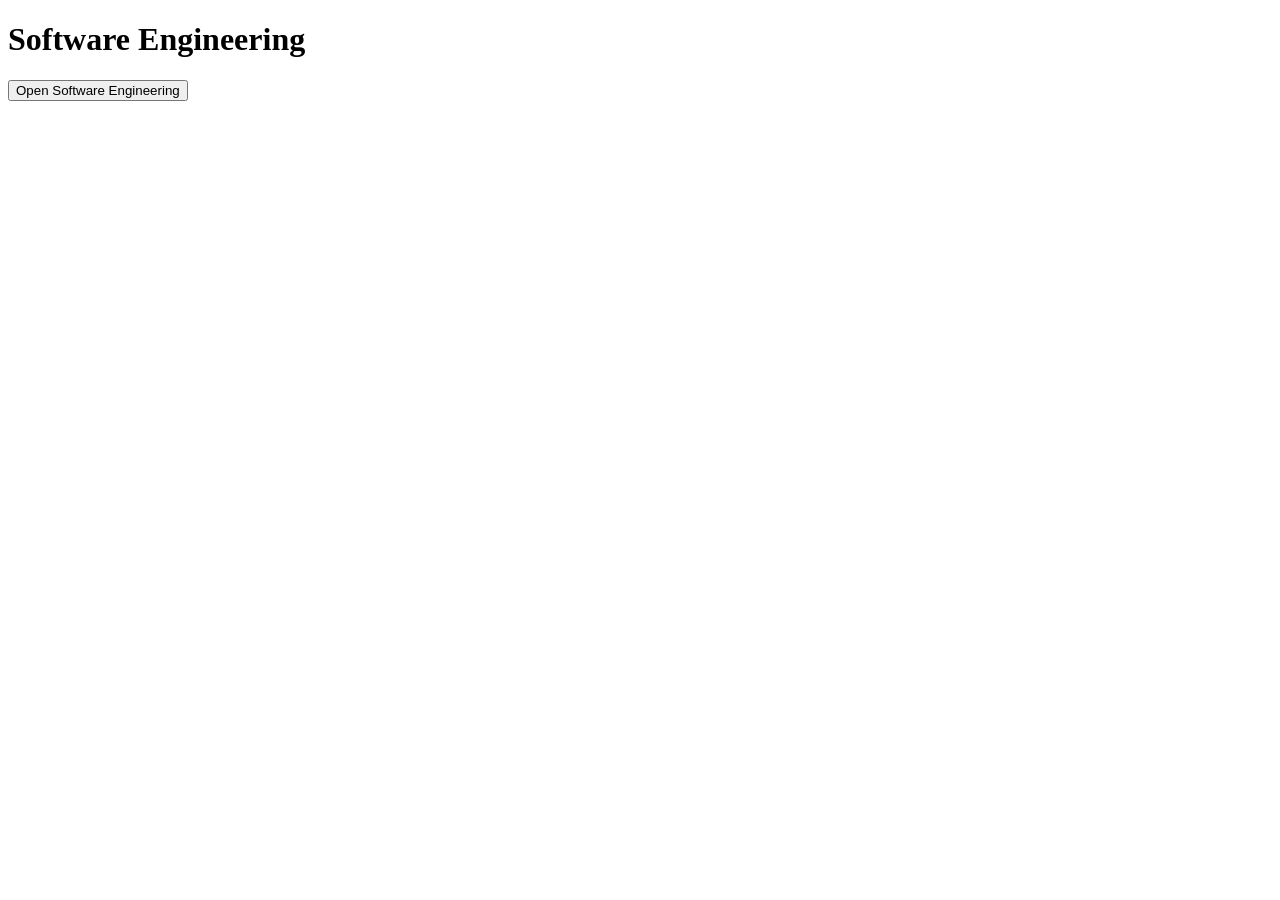
<file: index.html>
<!DOCTYPE html>
<html>
<head>
<title>SE Important Questions</title>
</head>
<body>

<h1>Software Engineering</h1>

<a href="software_eng.html">
<button>Open Software Engineering</button>
</a>

</body>
</html>
</file>
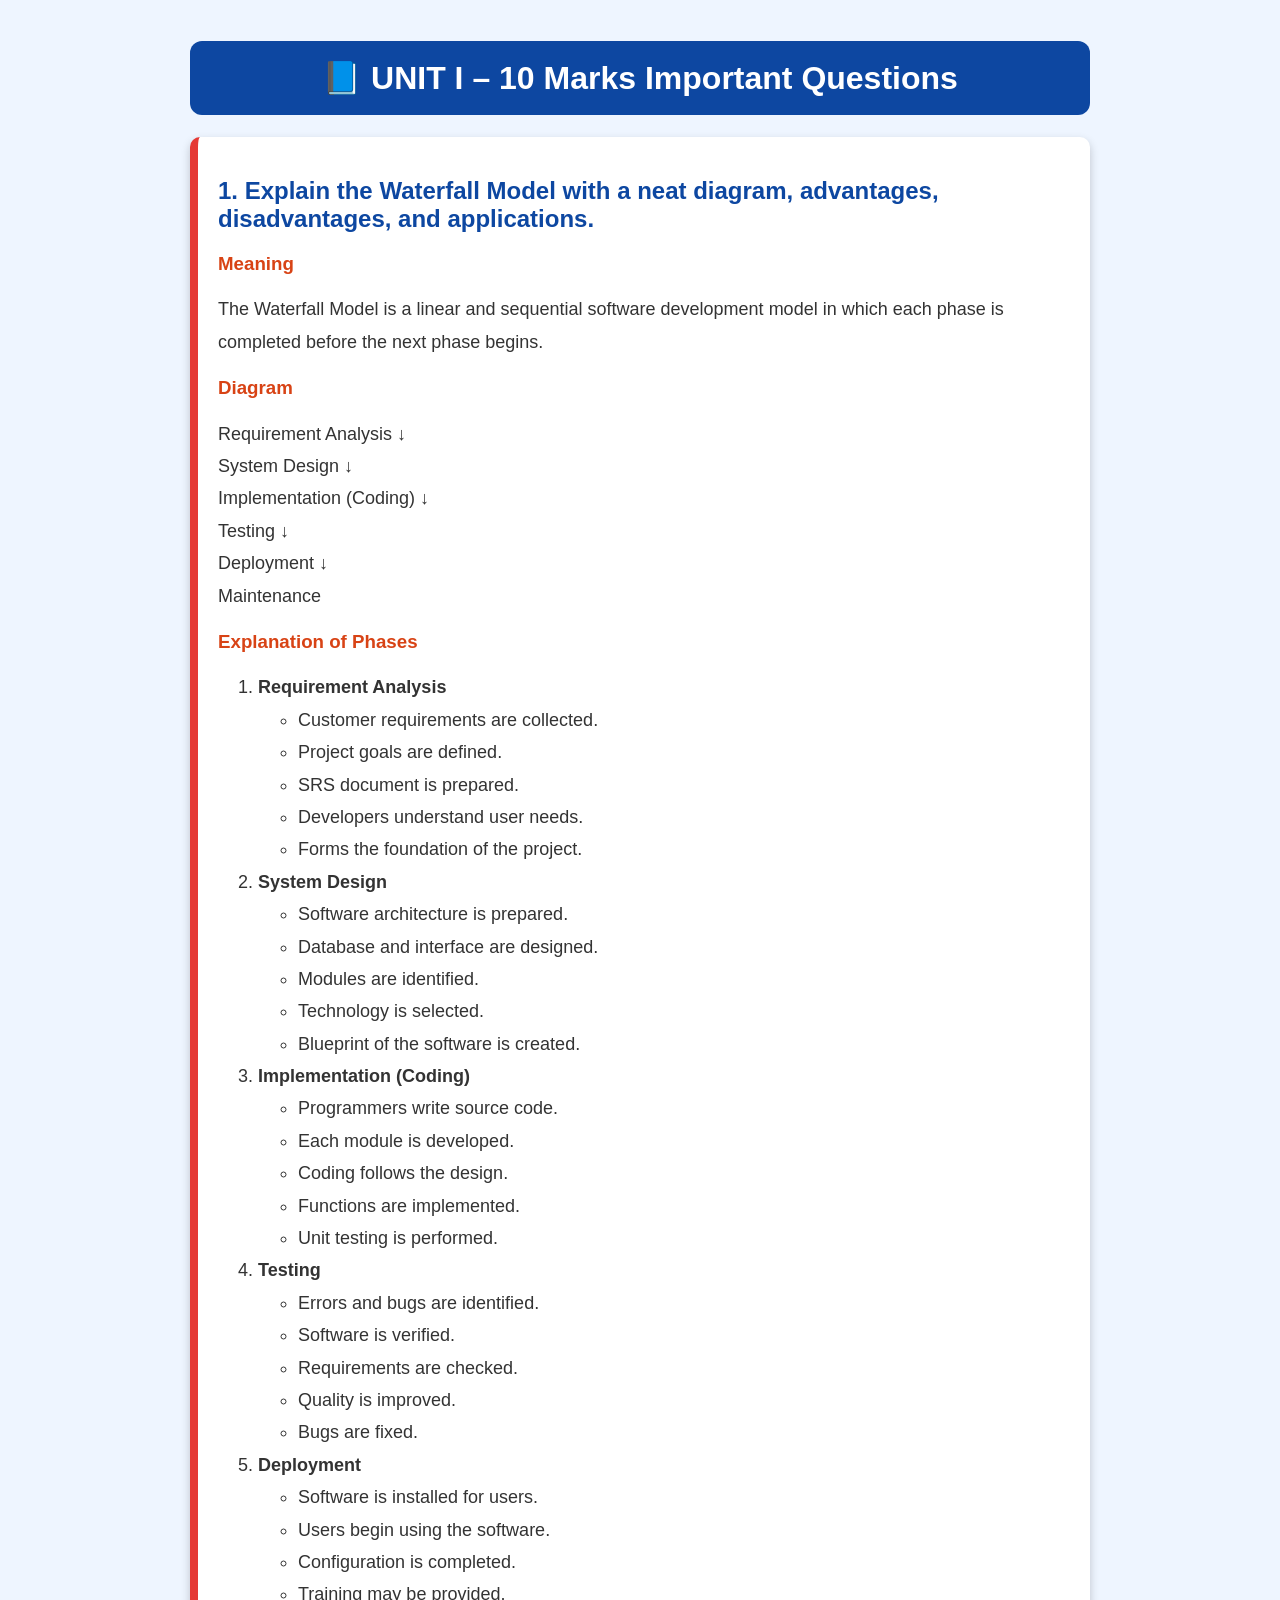
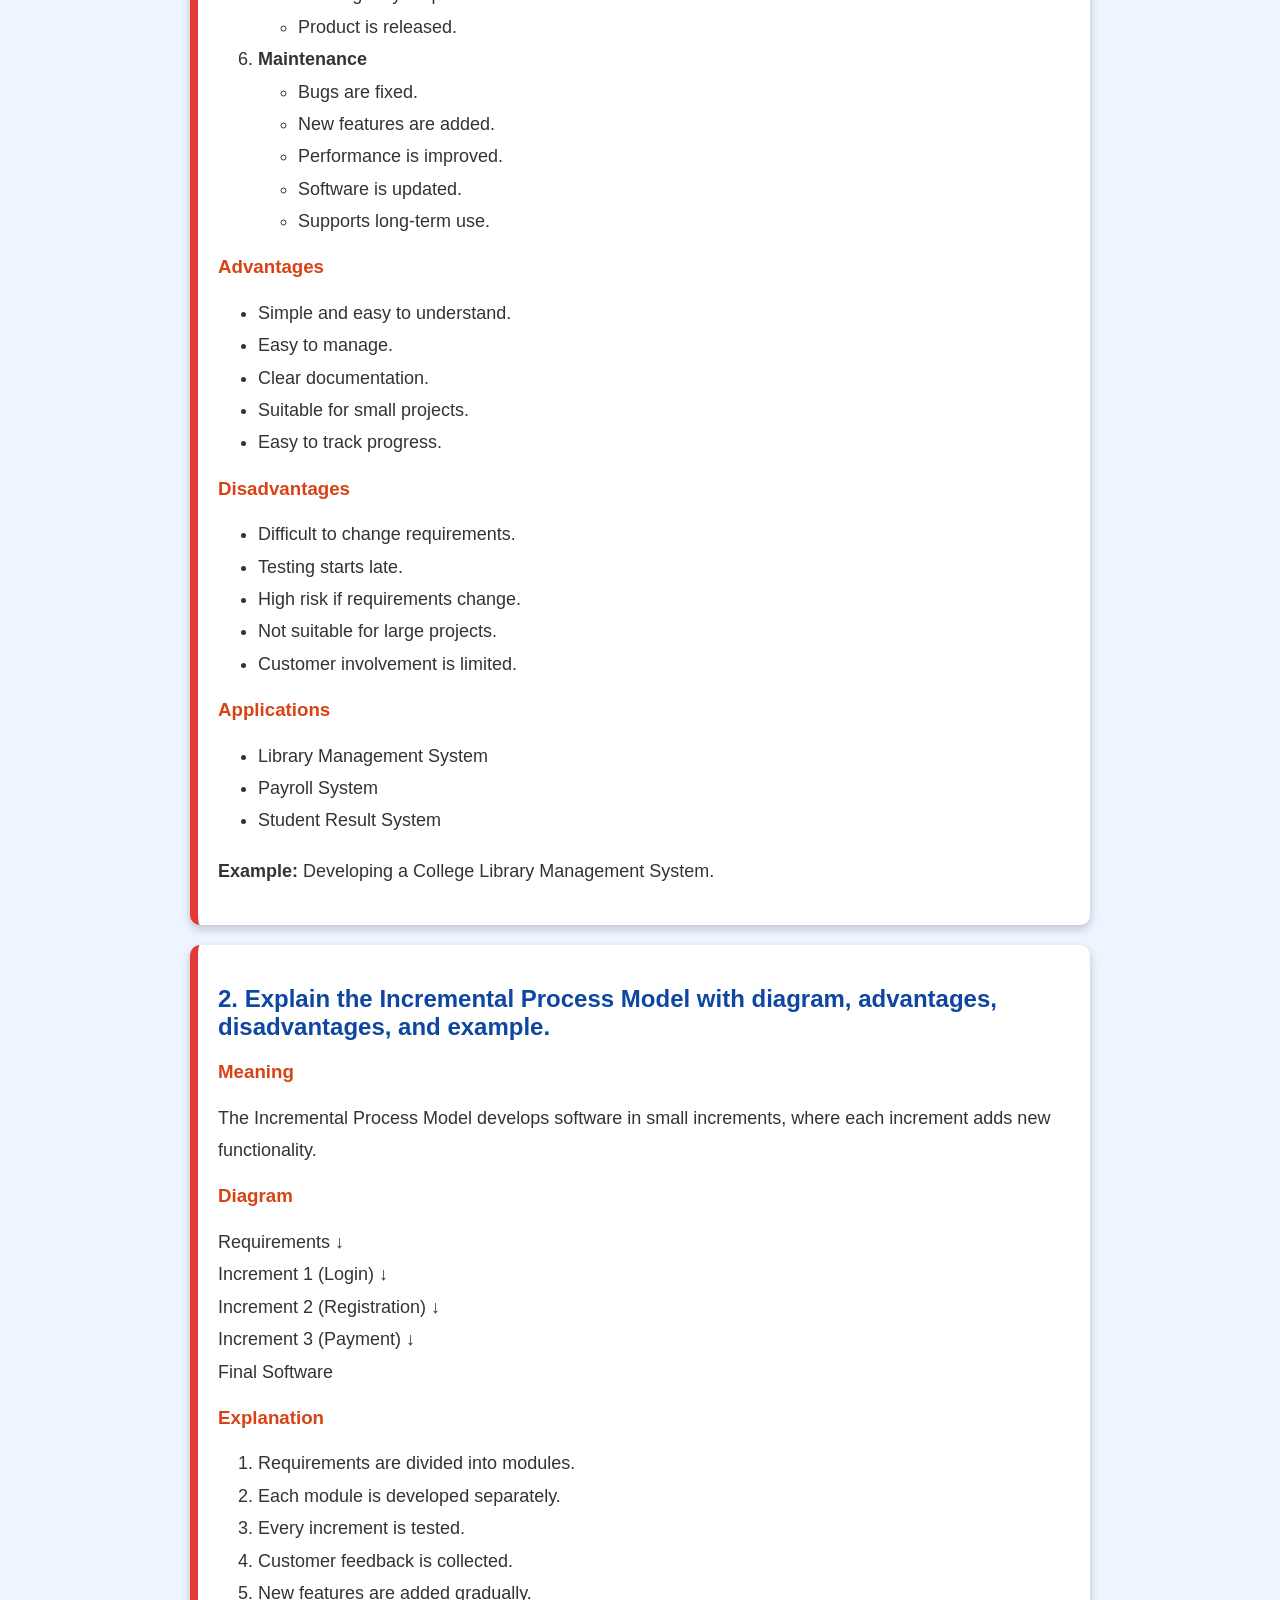
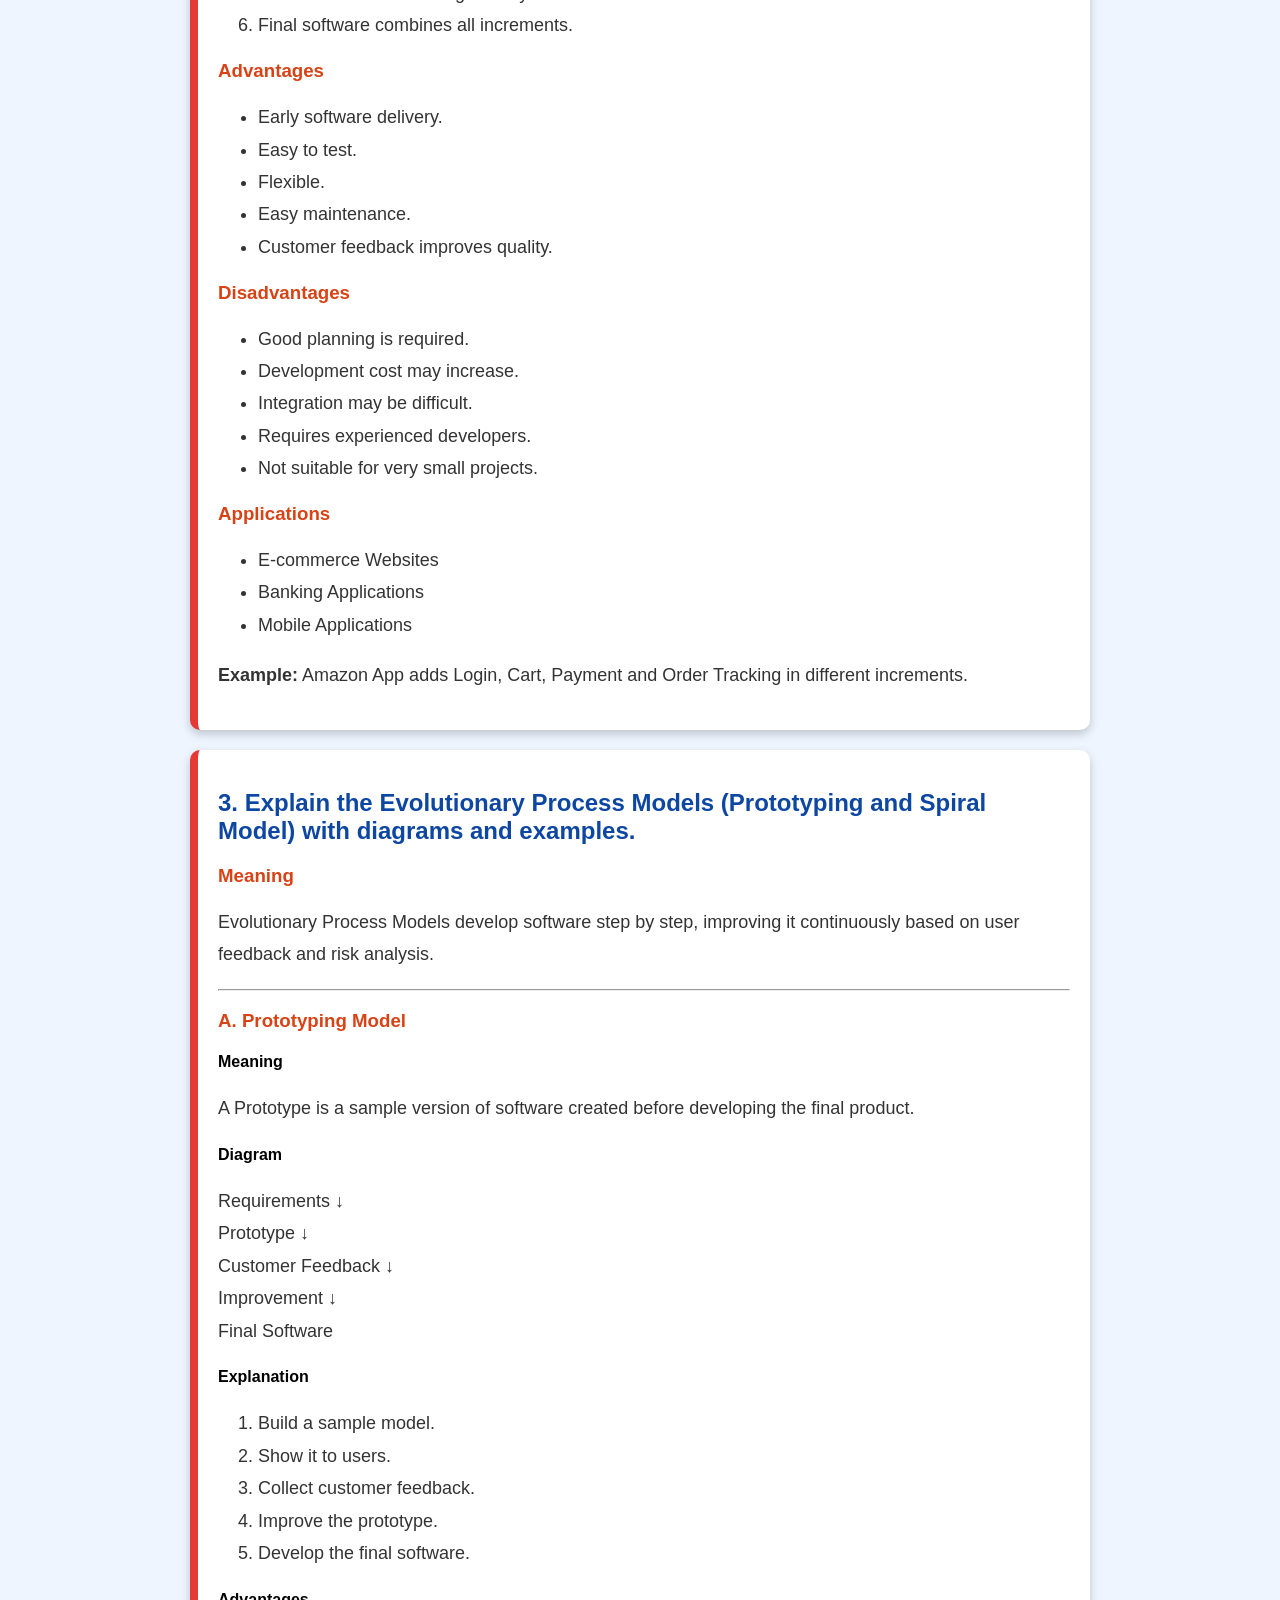
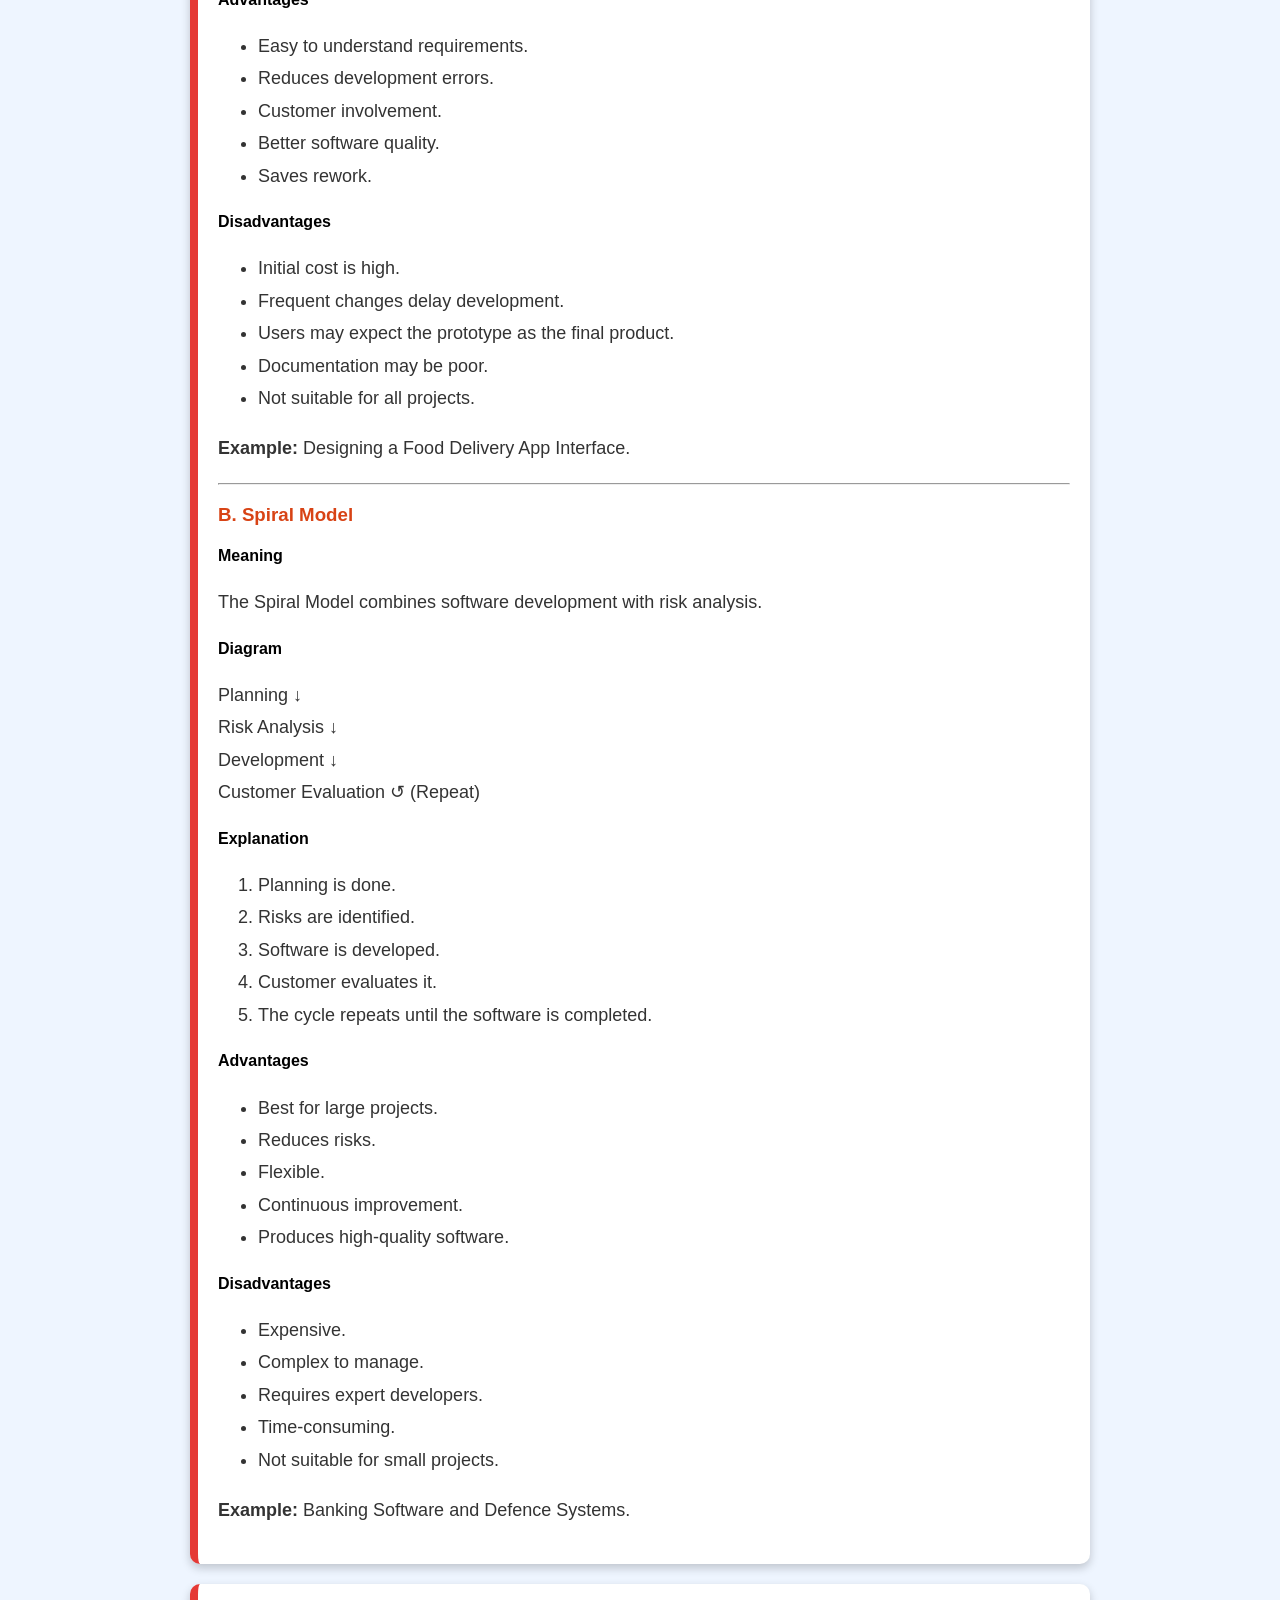
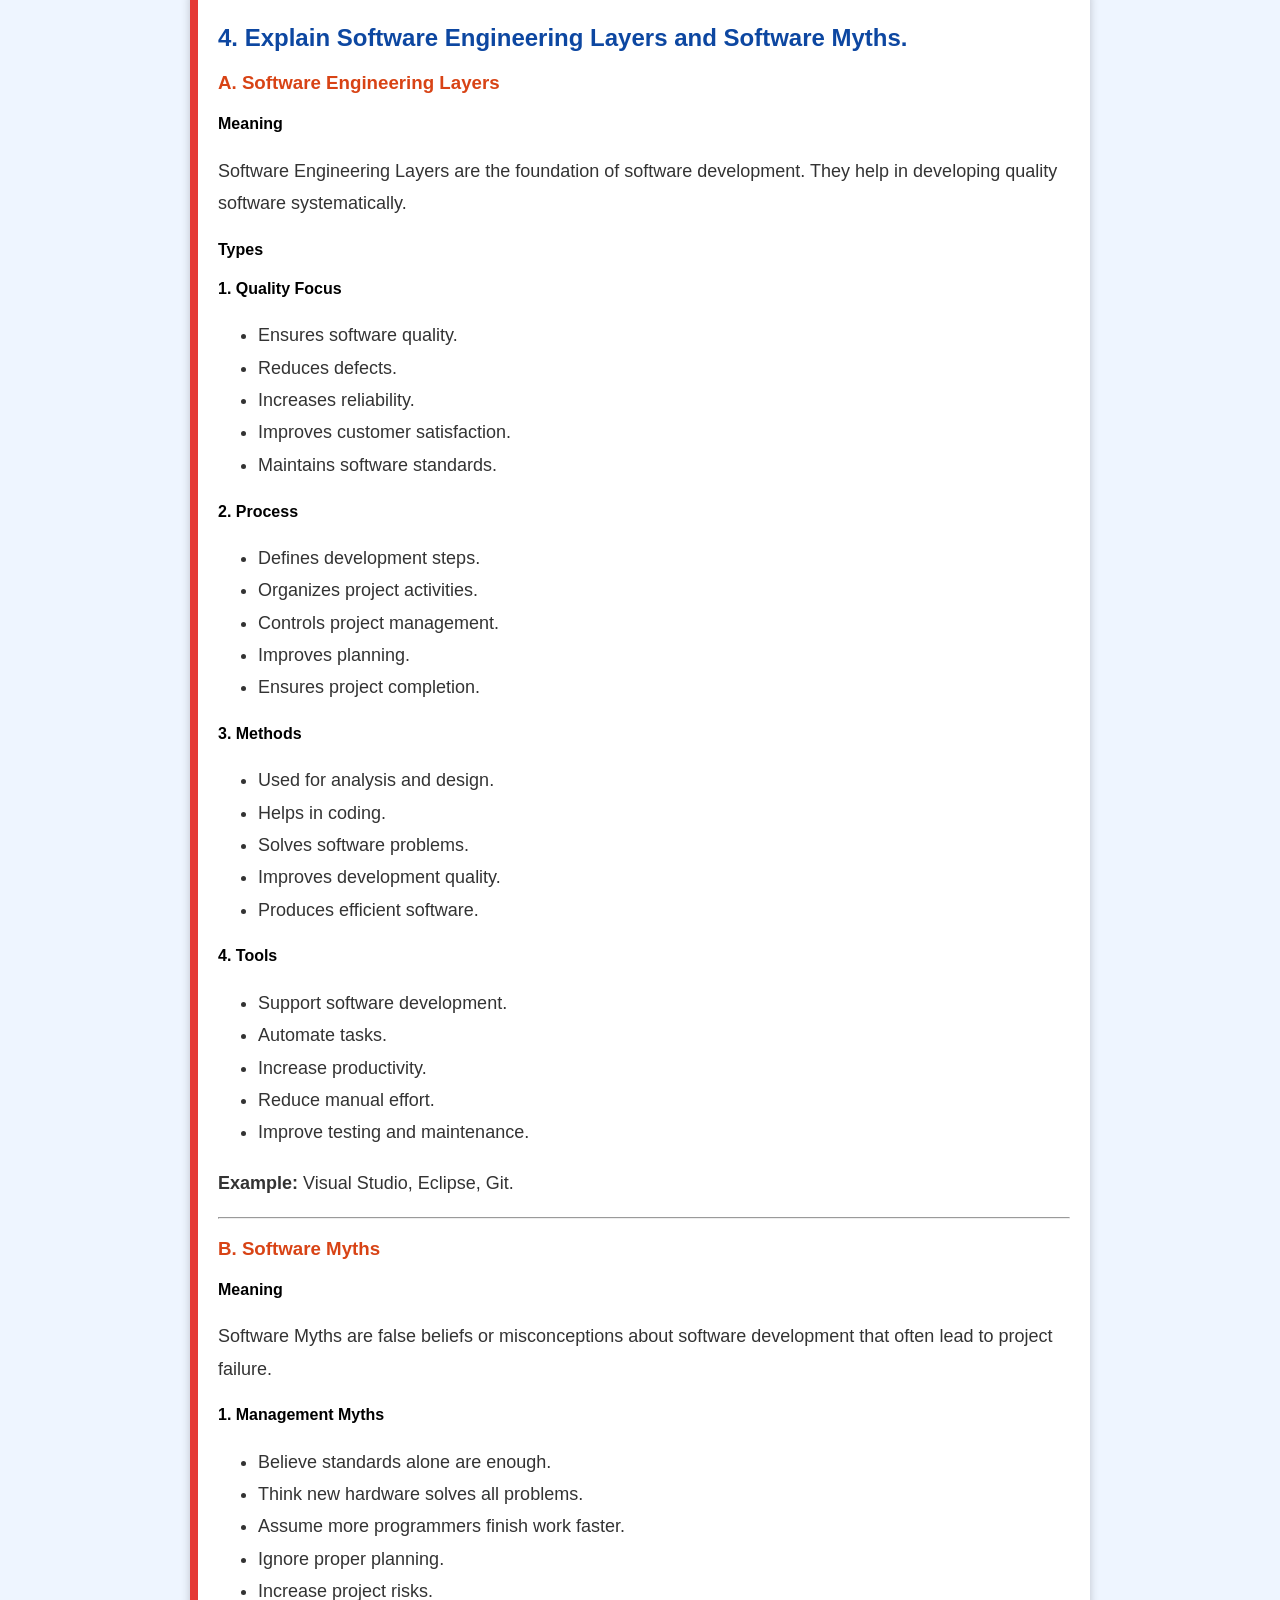
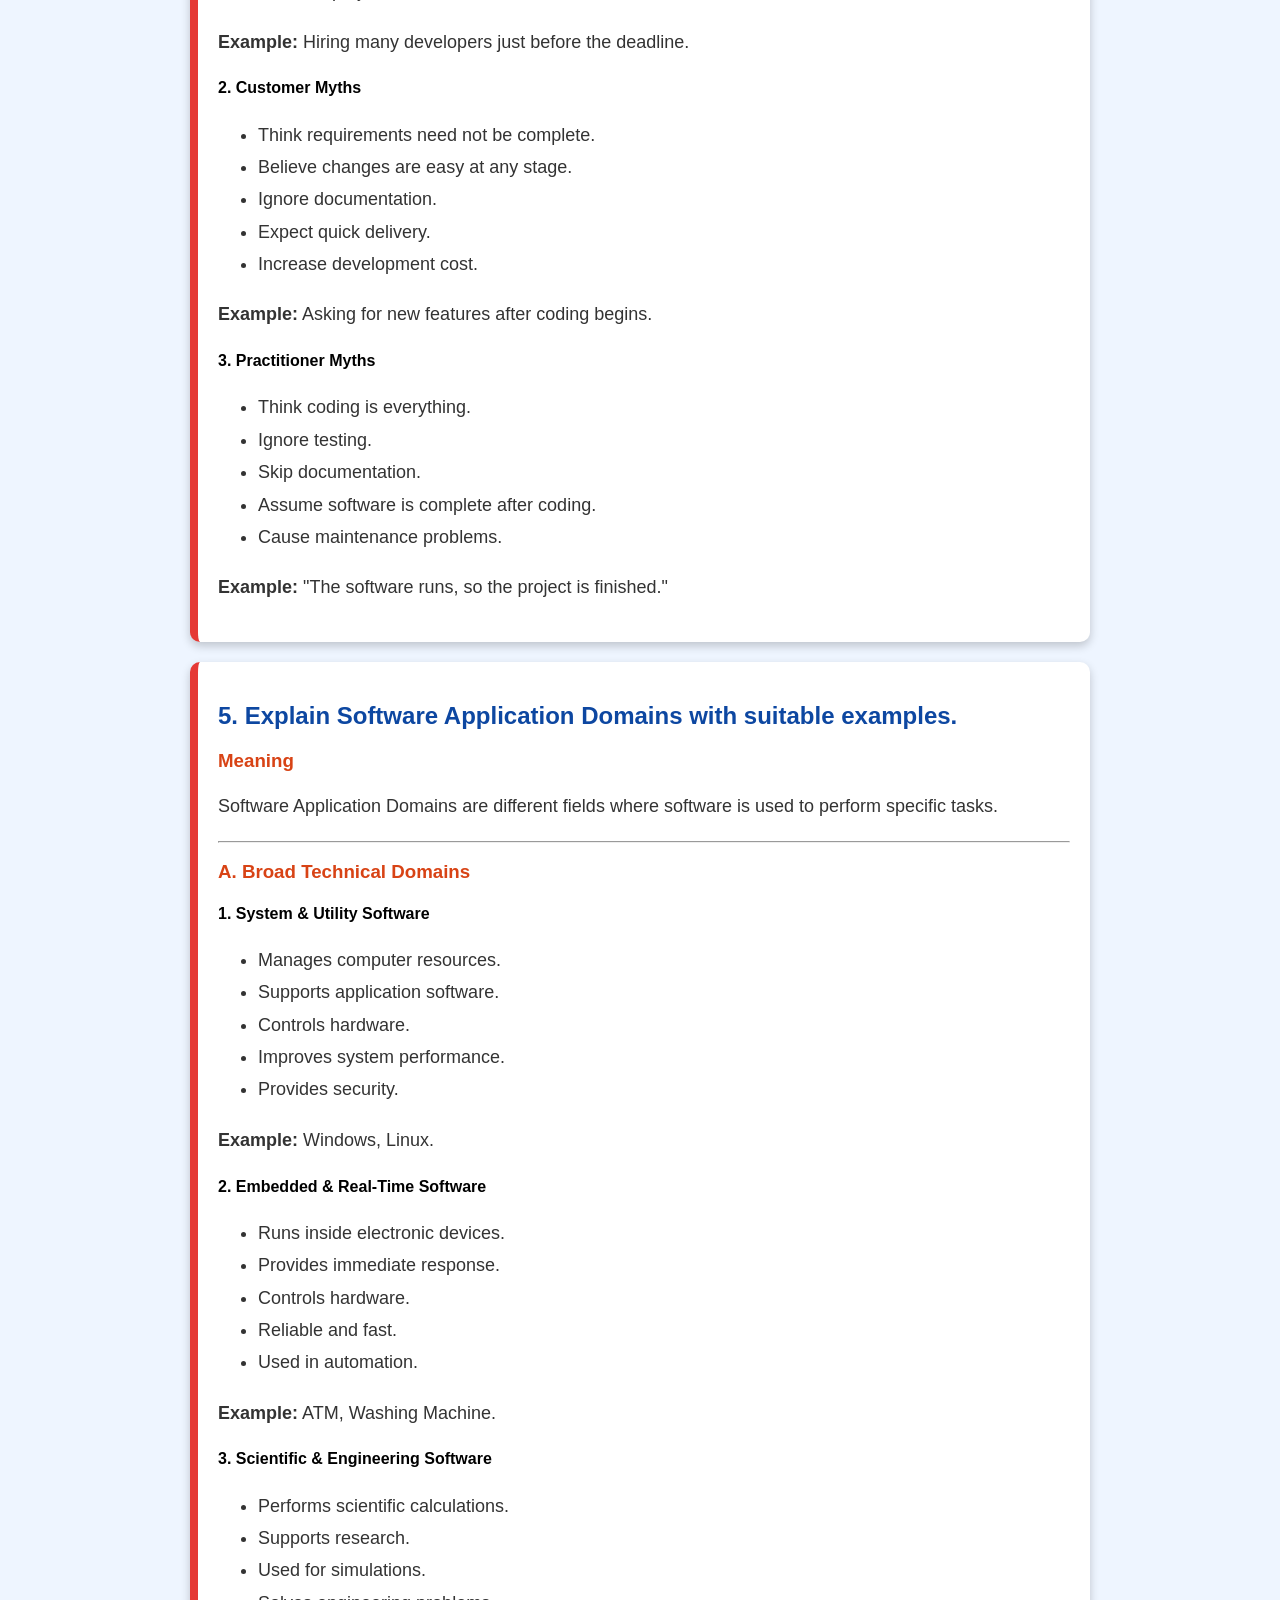
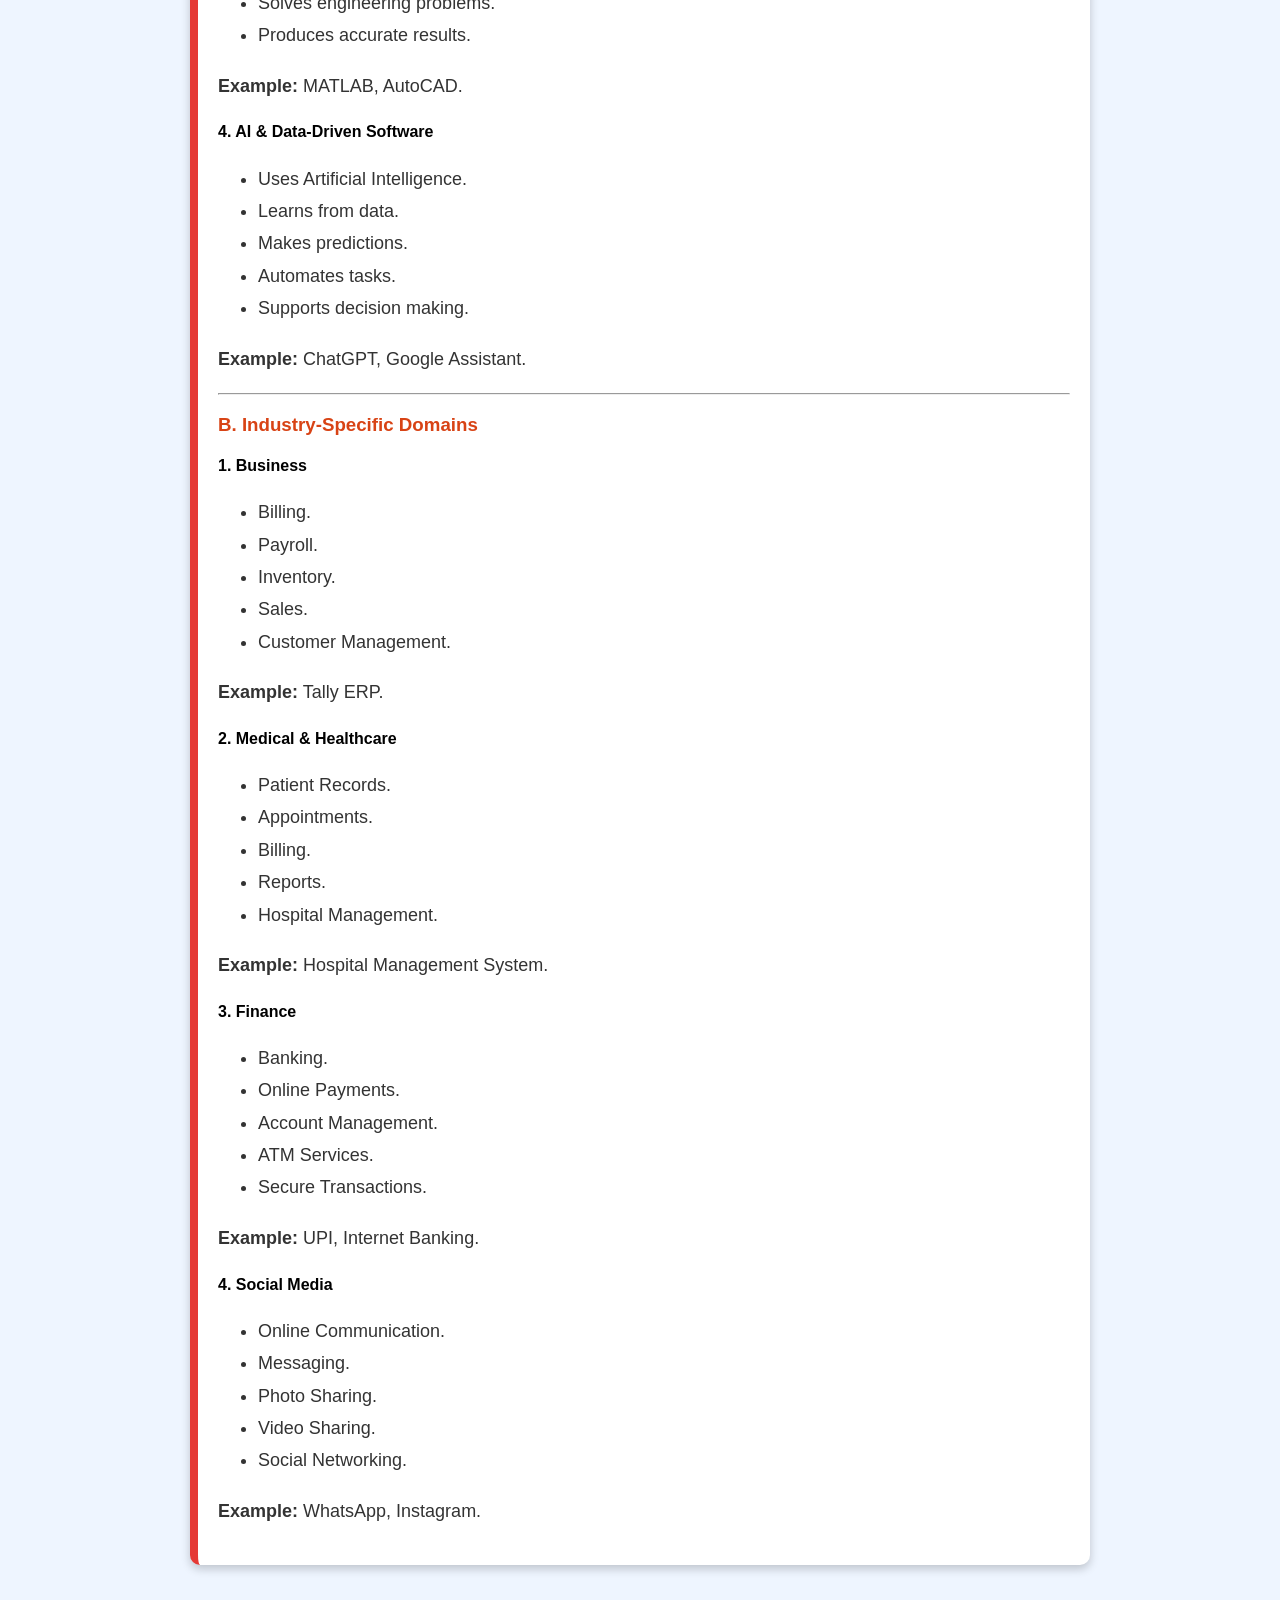
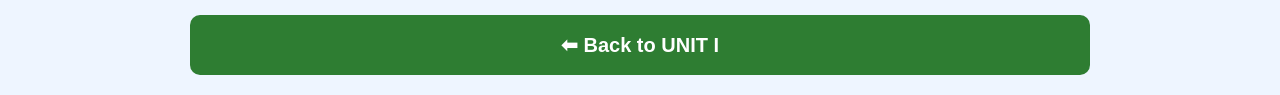
<file: chapter1-10marks.html>
<!DOCTYPE html>
<html lang="en">
<head>

<meta charset="UTF-8">
<meta name="viewport" content="width=device-width, initial-scale=1.0">

<title>UNIT I - 10 Marks Questions</title>

<style>

body{
font-family:Arial,sans-serif;
background:#eef5ff;
margin:0;
padding:20px;
}

.container{
max-width:900px;
margin:auto;
}

h1{
background:#0d47a1;
color:white;
text-align:center;
padding:18px;
border-radius:12px;
}

.question{
background:white;
padding:20px;
margin:20px 0;
border-left:8px solid #e53935;
border-radius:10px;
box-shadow:0 4px 10px rgba(0,0,0,0.2);
}

h2{
color:#0d47a1;
}

h3{
color:#d84315;
}

p,li{
font-size:18px;
line-height:1.8;
color:#333;
}

button{
width:100%;
padding:18px;
font-size:20px;
font-weight:bold;
background:#2e7d32;
color:white;
border:none;
border-radius:10px;
cursor:pointer;
margin-top:30px;
}

button:hover{
background:#1b5e20;
}

</style>

</head>

<body>

<div class="container">

<h1>📘 UNIT I – 10 Marks Important Questions</h1>

<div class="question">

<h2>1. Explain the Waterfall Model with a neat diagram, advantages, disadvantages, and applications.</h2>

<h3>Meaning</h3>

<p>
The Waterfall Model is a linear and sequential software development model in which each phase is completed before the next phase begins.
</p>

<h3>Diagram</h3>

<p>
Requirement Analysis ↓<br>
System Design ↓<br>
Implementation (Coding) ↓<br>
Testing ↓<br>
Deployment ↓<br>
Maintenance
</p>

<h3>Explanation of Phases</h3>

<ol>

<li>
<b>Requirement Analysis</b>
<ul>
<li>Customer requirements are collected.</li>
<li>Project goals are defined.</li>
<li>SRS document is prepared.</li>
<li>Developers understand user needs.</li>
<li>Forms the foundation of the project.</li>
</ul>
</li>

<li>
<b>System Design</b>
<ul>
<li>Software architecture is prepared.</li>
<li>Database and interface are designed.</li>
<li>Modules are identified.</li>
<li>Technology is selected.</li>
<li>Blueprint of the software is created.</li>
</ul>
</li>

<li>
<b>Implementation (Coding)</b>
<ul>
<li>Programmers write source code.</li>
<li>Each module is developed.</li>
<li>Coding follows the design.</li>
<li>Functions are implemented.</li>
<li>Unit testing is performed.</li>
</ul>
</li>

<li>
<b>Testing</b>
<ul>
<li>Errors and bugs are identified.</li>
<li>Software is verified.</li>
<li>Requirements are checked.</li>
<li>Quality is improved.</li>
<li>Bugs are fixed.</li>
</ul>
</li>

<li>
<b>Deployment</b>
<ul>
<li>Software is installed for users.</li>
<li>Users begin using the software.</li>
<li>Configuration is completed.</li>
<li>Training may be provided.</li>
<li>Product is released.</li>
</ul>
</li>

<li>
<b>Maintenance</b>
<ul>
<li>Bugs are fixed.</li>
<li>New features are added.</li>
<li>Performance is improved.</li>
<li>Software is updated.</li>
<li>Supports long-term use.</li>
</ul>
</li>

</ol>

<h3>Advantages</h3>

<ul>
<li>Simple and easy to understand.</li>
<li>Easy to manage.</li>
<li>Clear documentation.</li>
<li>Suitable for small projects.</li>
<li>Easy to track progress.</li>
</ul>

<h3>Disadvantages</h3>

<ul>
<li>Difficult to change requirements.</li>
<li>Testing starts late.</li>
<li>High risk if requirements change.</li>
<li>Not suitable for large projects.</li>
<li>Customer involvement is limited.</li>
</ul>

<h3>Applications</h3>

<ul>
<li>Library Management System</li>
<li>Payroll System</li>
<li>Student Result System</li>
</ul>
  <p><b>Example:</b> Developing a College Library Management System.</p>

</div>
<div class="question">

<h2>2. Explain the Incremental Process Model with diagram, advantages, disadvantages, and example.</h2>

<h3>Meaning</h3>

<p>
The Incremental Process Model develops software in small increments, where each increment adds new functionality.
</p>

<h3>Diagram</h3>

<p>
Requirements ↓<br>
Increment 1 (Login) ↓<br>
Increment 2 (Registration) ↓<br>
Increment 3 (Payment) ↓<br>
Final Software
</p>

<h3>Explanation</h3>

<ol>
<li>Requirements are divided into modules.</li>
<li>Each module is developed separately.</li>
<li>Every increment is tested.</li>
<li>Customer feedback is collected.</li>
<li>New features are added gradually.</li>
<li>Final software combines all increments.</li>
</ol>

<h3>Advantages</h3>

<ul>
<li>Early software delivery.</li>
<li>Easy to test.</li>
<li>Flexible.</li>
<li>Easy maintenance.</li>
<li>Customer feedback improves quality.</li>
</ul>

<h3>Disadvantages</h3>

<ul>
<li>Good planning is required.</li>
<li>Development cost may increase.</li>
<li>Integration may be difficult.</li>
<li>Requires experienced developers.</li>
<li>Not suitable for very small projects.</li>
</ul>

<h3>Applications</h3>

<ul>
<li>E-commerce Websites</li>
<li>Banking Applications</li>
<li>Mobile Applications</li>
</ul>

<p><b>Example:</b> Amazon App adds Login, Cart, Payment and Order Tracking in different increments.</p>

               </div>
<div class="question">

<h2>3. Explain the Evolutionary Process Models (Prototyping and Spiral Model) with diagrams and examples.</h2>

<h3>Meaning</h3>

<p>
Evolutionary Process Models develop software step by step, improving it continuously based on user feedback and risk analysis.
</p>

<hr>

<h3>A. Prototyping Model</h3>

<h4>Meaning</h4>

<p>
A Prototype is a sample version of software created before developing the final product.
</p>

<h4>Diagram</h4>

<p>
Requirements ↓<br>
Prototype ↓<br>
Customer Feedback ↓<br>
Improvement ↓<br>
Final Software
</p>

<h4>Explanation</h4>

<ol>
<li>Build a sample model.</li>
<li>Show it to users.</li>
<li>Collect customer feedback.</li>
<li>Improve the prototype.</li>
<li>Develop the final software.</li>
</ol>

<h4>Advantages</h4>

<ul>
<li>Easy to understand requirements.</li>
<li>Reduces development errors.</li>
<li>Customer involvement.</li>
<li>Better software quality.</li>
<li>Saves rework.</li>
</ul>

<h4>Disadvantages</h4>

<ul>
<li>Initial cost is high.</li>
<li>Frequent changes delay development.</li>
<li>Users may expect the prototype as the final product.</li>
<li>Documentation may be poor.</li>
<li>Not suitable for all projects.</li>
</ul>

<p><b>Example:</b> Designing a Food Delivery App Interface.</p>

<hr>

<h3>B. Spiral Model</h3>

<h4>Meaning</h4>

<p>
The Spiral Model combines software development with risk analysis.
</p>

<h4>Diagram</h4>

<p>
Planning ↓<br>
Risk Analysis ↓<br>
Development ↓<br>
Customer Evaluation ↺ (Repeat)
</p>

<h4>Explanation</h4>

<ol>
<li>Planning is done.</li>
<li>Risks are identified.</li>
<li>Software is developed.</li>
<li>Customer evaluates it.</li>
<li>The cycle repeats until the software is completed.</li>
</ol>

<h4>Advantages</h4>

<ul>
<li>Best for large projects.</li>
<li>Reduces risks.</li>
<li>Flexible.</li>
<li>Continuous improvement.</li>
<li>Produces high-quality software.</li>
</ul>

<h4>Disadvantages</h4>

<ul>
<li>Expensive.</li>
<li>Complex to manage.</li>
<li>Requires expert developers.</li>
<li>Time-consuming.</li>
<li>Not suitable for small projects.</li>
</ul>

<p><b>Example:</b> Banking Software and Defence Systems.</p>

</div>
  <div class="question">

<h2>4. Explain Software Engineering Layers and Software Myths.</h2>

<h3>A. Software Engineering Layers</h3>

<h4>Meaning</h4>

<p>
Software Engineering Layers are the foundation of software development. They help in developing quality software systematically.
</p>

<h4>Types</h4>

<h4>1. Quality Focus</h4>

<ul>
<li>Ensures software quality.</li>
<li>Reduces defects.</li>
<li>Increases reliability.</li>
<li>Improves customer satisfaction.</li>
<li>Maintains software standards.</li>
</ul>

<h4>2. Process</h4>

<ul>
<li>Defines development steps.</li>
<li>Organizes project activities.</li>
<li>Controls project management.</li>
<li>Improves planning.</li>
<li>Ensures project completion.</li>
</ul>

<h4>3. Methods</h4>

<ul>
<li>Used for analysis and design.</li>
<li>Helps in coding.</li>
<li>Solves software problems.</li>
<li>Improves development quality.</li>
<li>Produces efficient software.</li>
</ul>

<h4>4. Tools</h4>

<ul>
<li>Support software development.</li>
<li>Automate tasks.</li>
<li>Increase productivity.</li>
<li>Reduce manual effort.</li>
<li>Improve testing and maintenance.</li>
</ul>

<p><b>Example:</b> Visual Studio, Eclipse, Git.</p>

<hr>

<h3>B. Software Myths</h3>

<h4>Meaning</h4>

<p>
Software Myths are false beliefs or misconceptions about software development that often lead to project failure.
</p>

<h4>1. Management Myths</h4>

<ul>
<li>Believe standards alone are enough.</li>
<li>Think new hardware solves all problems.</li>
<li>Assume more programmers finish work faster.</li>
<li>Ignore proper planning.</li>
<li>Increase project risks.</li>
</ul>

<p><b>Example:</b> Hiring many developers just before the deadline.</p>

<h4>2. Customer Myths</h4>

<ul>
<li>Think requirements need not be complete.</li>
<li>Believe changes are easy at any stage.</li>
<li>Ignore documentation.</li>
<li>Expect quick delivery.</li>
<li>Increase development cost.</li>
</ul>

<p><b>Example:</b> Asking for new features after coding begins.</p>

<h4>3. Practitioner Myths</h4>

<ul>
<li>Think coding is everything.</li>
<li>Ignore testing.</li>
<li>Skip documentation.</li>
<li>Assume software is complete after coding.</li>
<li>Cause maintenance problems.</li>
</ul>

<p><b>Example:</b> "The software runs, so the project is finished."</p>

  </div>

  <div class="question">

<h2>5. Explain Software Application Domains with suitable examples.</h2>

<h3>Meaning</h3>

<p>
Software Application Domains are different fields where software is used to perform specific tasks.
</p>

<hr>

<h3>A. Broad Technical Domains</h3>

<h4>1. System & Utility Software</h4>

<ul>
<li>Manages computer resources.</li>
<li>Supports application software.</li>
<li>Controls hardware.</li>
<li>Improves system performance.</li>
<li>Provides security.</li>
</ul>

<p><b>Example:</b> Windows, Linux.</p>

<h4>2. Embedded & Real-Time Software</h4>

<ul>
<li>Runs inside electronic devices.</li>
<li>Provides immediate response.</li>
<li>Controls hardware.</li>
<li>Reliable and fast.</li>
<li>Used in automation.</li>
</ul>

<p><b>Example:</b> ATM, Washing Machine.</p>

<h4>3. Scientific & Engineering Software</h4>

<ul>
<li>Performs scientific calculations.</li>
<li>Supports research.</li>
<li>Used for simulations.</li>
<li>Solves engineering problems.</li>
<li>Produces accurate results.</li>
</ul>

<p><b>Example:</b> MATLAB, AutoCAD.</p>

<h4>4. AI & Data-Driven Software</h4>

<ul>
<li>Uses Artificial Intelligence.</li>
<li>Learns from data.</li>
<li>Makes predictions.</li>
<li>Automates tasks.</li>
<li>Supports decision making.</li>
</ul>

<p><b>Example:</b> ChatGPT, Google Assistant.</p>

<hr>

<h3>B. Industry-Specific Domains</h3>

<h4>1. Business</h4>

<ul>
<li>Billing.</li>
<li>Payroll.</li>
<li>Inventory.</li>
<li>Sales.</li>
<li>Customer Management.</li>
</ul>

<p><b>Example:</b> Tally ERP.</p>

<h4>2. Medical & Healthcare</h4>

<ul>
<li>Patient Records.</li>
<li>Appointments.</li>
<li>Billing.</li>
<li>Reports.</li>
<li>Hospital Management.</li>
</ul>

<p><b>Example:</b> Hospital Management System.</p>

<h4>3. Finance</h4>

<ul>
<li>Banking.</li>
<li>Online Payments.</li>
<li>Account Management.</li>
<li>ATM Services.</li>
<li>Secure Transactions.</li>
</ul>

<p><b>Example:</b> UPI, Internet Banking.</p>

<h4>4. Social Media</h4>

<ul>
<li>Online Communication.</li>
<li>Messaging.</li>
<li>Photo Sharing.</li>
<li>Video Sharing.</li>
<li>Social Networking.</li>
</ul>

<p><b>Example:</b> WhatsApp, Instagram.</p>

</div>

<a href="chapter1.html">
<button>⬅ Back to UNIT I</button>
</a>

</div>

</body>
  
</html>
</file>
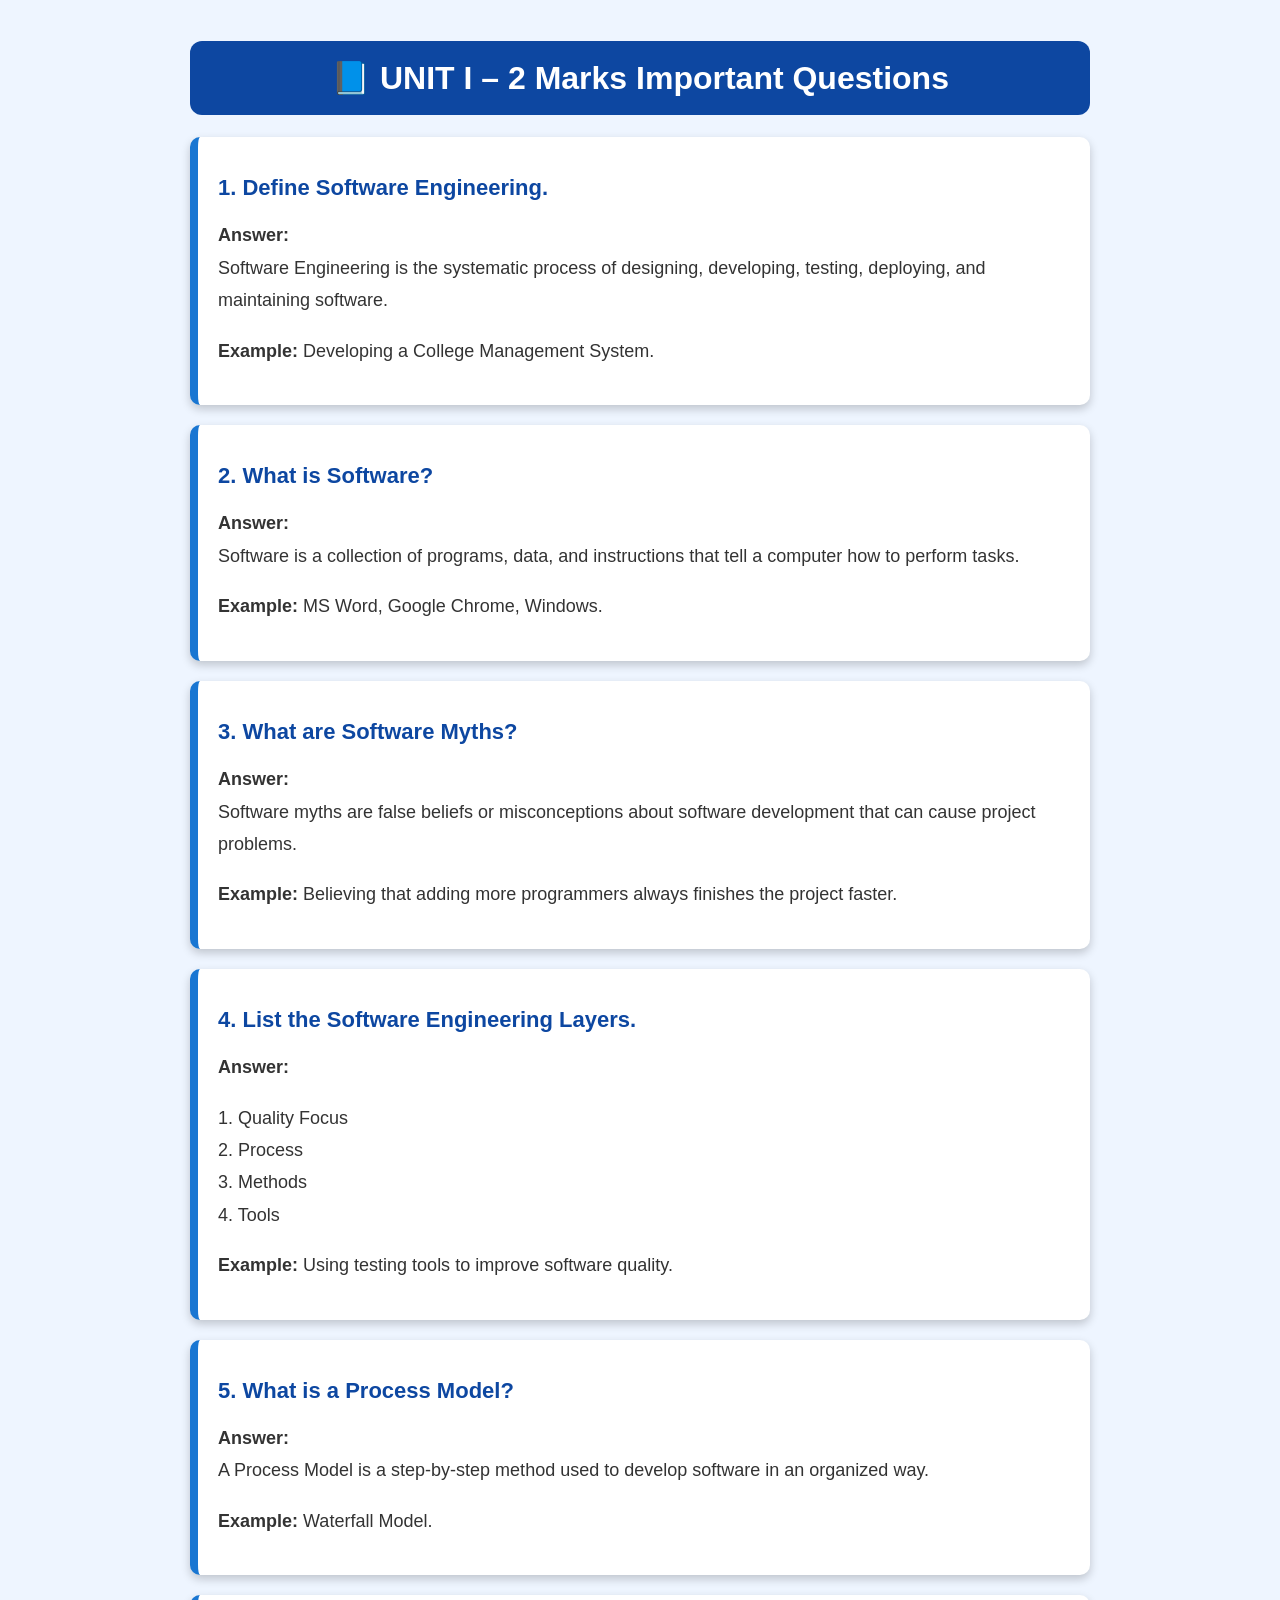
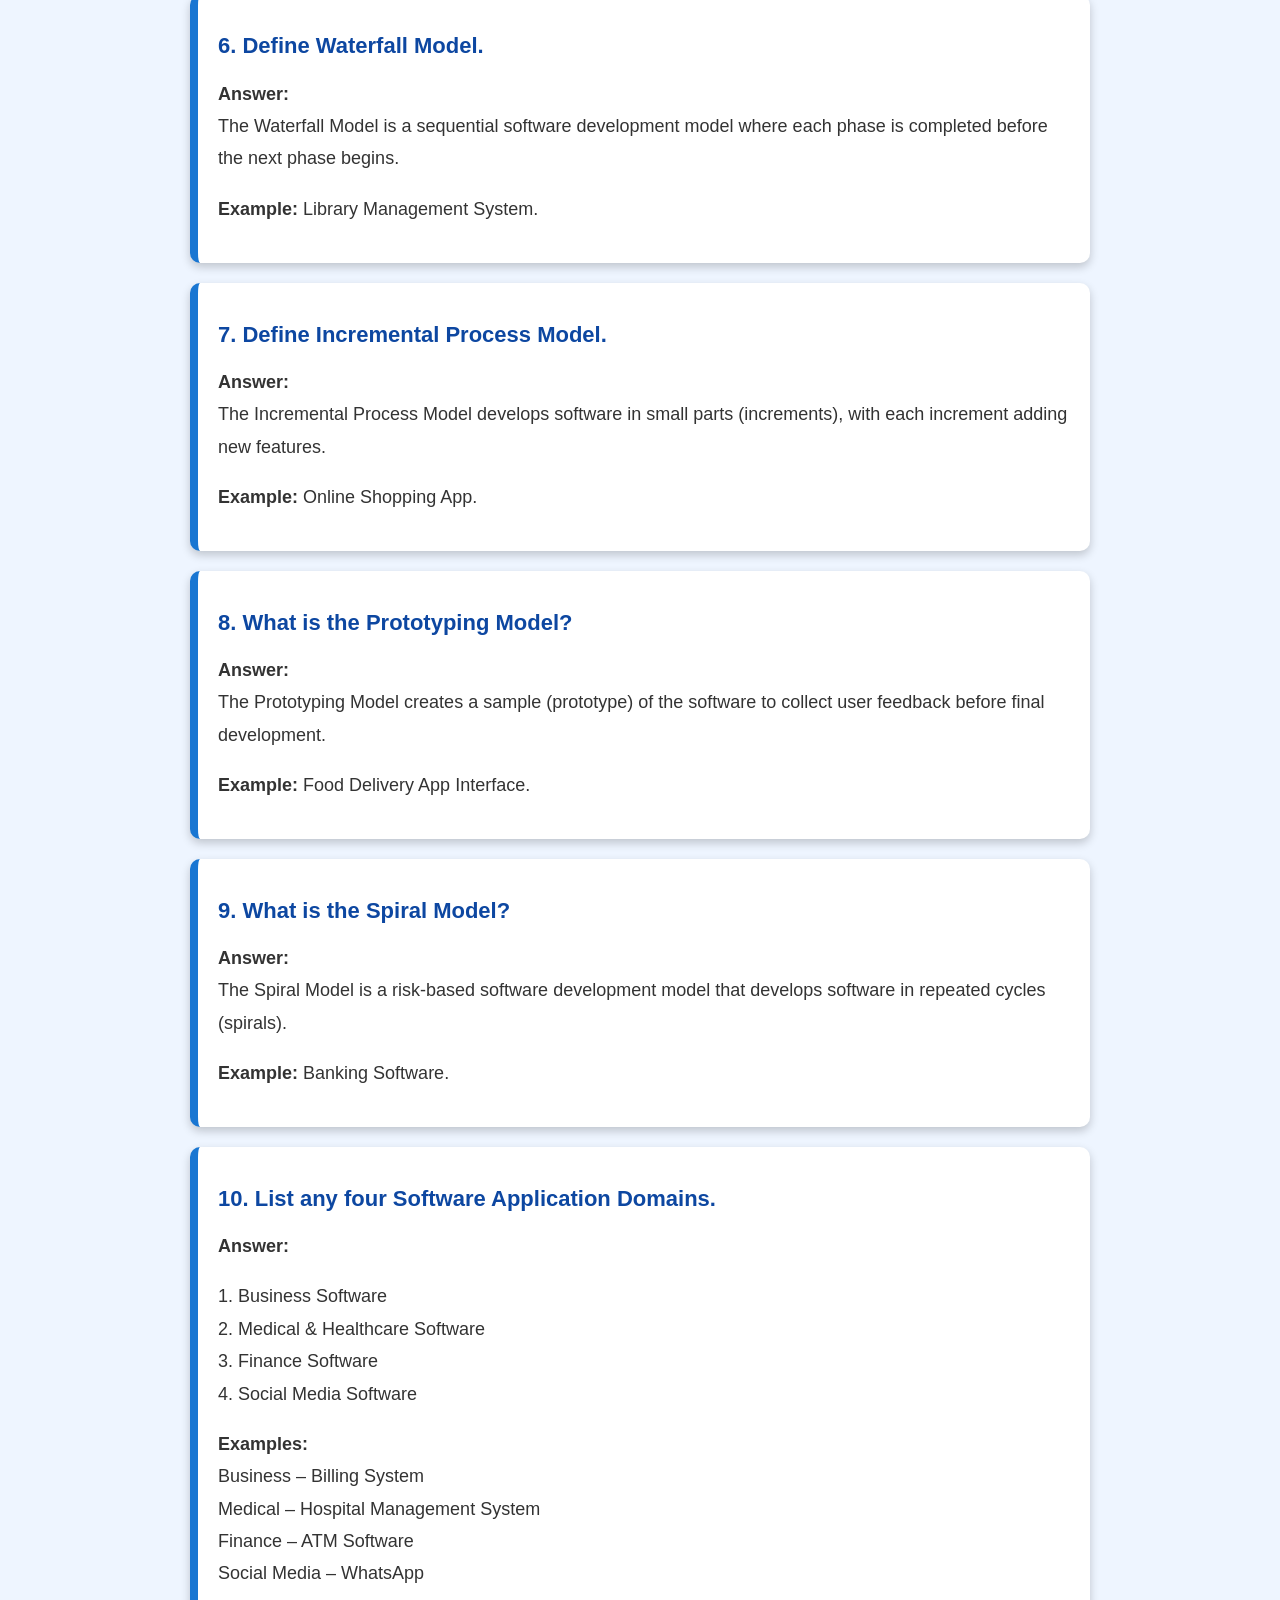
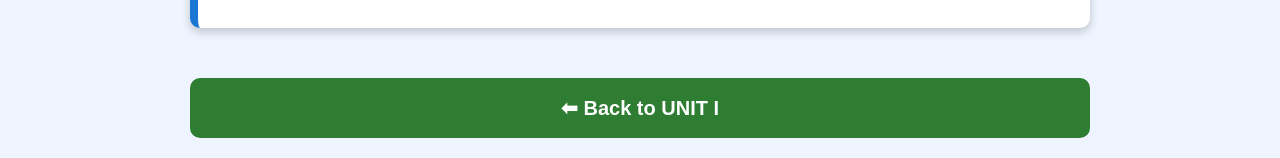
<file: chapter1-2marks.html>
<!DOCTYPE html>
<html lang="en">
<head>

<meta charset="UTF-8">
<meta name="viewport" content="width=device-width, initial-scale=1.0">

<title>UNIT I - 2 Marks Questions</title>

<style>

body{
font-family:Arial,sans-serif;
background:#eef5ff;
margin:0;
padding:20px;
}

.container{
max-width:900px;
margin:auto;
}

h1{
background:#0d47a1;
color:white;
text-align:center;
padding:18px;
border-radius:12px;
}

.question{
background:white;
padding:20px;
margin:20px 0;
border-left:8px solid #1976d2;
border-radius:10px;
box-shadow:0 4px 10px rgba(0,0,0,0.2);
}

h2{
color:#0d47a1;
font-size:22px;
}

p{
font-size:18px;
line-height:1.8;
color:#333;
}

button{
width:100%;
padding:18px;
font-size:20px;
font-weight:bold;
background:#2e7d32;
color:white;
border:none;
border-radius:10px;
cursor:pointer;
margin-top:30px;
}

button:hover{
background:#1b5e20;
}

</style>

</head>

<body>

<div class="container">

<h1>📘 UNIT I – 2 Marks Important Questions</h1>

<div class="question">
<h2>1. Define Software Engineering.</h2>
<p><b>Answer:</b><br>
Software Engineering is the systematic process of designing, developing, testing, deploying, and maintaining software.</p>
<p><b>Example:</b> Developing a College Management System.</p>
</div>

<div class="question">
<h2>2. What is Software?</h2>
<p><b>Answer:</b><br>
Software is a collection of programs, data, and instructions that tell a computer how to perform tasks.</p>
<p><b>Example:</b> MS Word, Google Chrome, Windows.</p>
</div>

<div class="question">
<h2>3. What are Software Myths?</h2>
<p><b>Answer:</b><br>
Software myths are false beliefs or misconceptions about software development that can cause project problems.</p>
<p><b>Example:</b> Believing that adding more programmers always finishes the project faster.</p>
</div>

<div class="question">
<h2>4. List the Software Engineering Layers.</h2>
<p><b>Answer:</b></p>
<p>
1. Quality Focus<br>
2. Process<br>
3. Methods<br>
4. Tools
</p>
<p><b>Example:</b> Using testing tools to improve software quality.</p>
</div>

<div class="question">
<h2>5. What is a Process Model?</h2>
<p><b>Answer:</b><br>
A Process Model is a step-by-step method used to develop software in an organized way.</p>
<p><b>Example:</b> Waterfall Model.</p>
</div>

<div class="question">
<h2>6. Define Waterfall Model.</h2>
<p><b>Answer:</b><br>
The Waterfall Model is a sequential software development model where each phase is completed before the next phase begins.</p>
<p><b>Example:</b> Library Management System.</p>
</div>

<div class="question">
<h2>7. Define Incremental Process Model.</h2>
<p><b>Answer:</b><br>
The Incremental Process Model develops software in small parts (increments), with each increment adding new features.</p>
<p><b>Example:</b> Online Shopping App.</p>
</div>

<div class="question">
<h2>8. What is the Prototyping Model?</h2>
<p><b>Answer:</b><br>
The Prototyping Model creates a sample (prototype) of the software to collect user feedback before final development.</p>
<p><b>Example:</b> Food Delivery App Interface.</p>
</div>

<div class="question">
<h2>9. What is the Spiral Model?</h2>
<p><b>Answer:</b><br>
The Spiral Model is a risk-based software development model that develops software in repeated cycles (spirals).</p>
<p><b>Example:</b> Banking Software.</p>
</div>

<div class="question">
<h2>10. List any four Software Application Domains.</h2>
<p><b>Answer:</b></p>
<p>
1. Business Software<br>
2. Medical & Healthcare Software<br>
3. Finance Software<br>
4. Social Media Software
</p>

<p><b>Examples:</b><br>
Business – Billing System<br>
Medical – Hospital Management System<br>
Finance – ATM Software<br>
Social Media – WhatsApp
</p>
</div>

<a href="chapter1.html">
<button>⬅ Back to UNIT I</button>
</a>

</div>

</body>
</html>
</file>
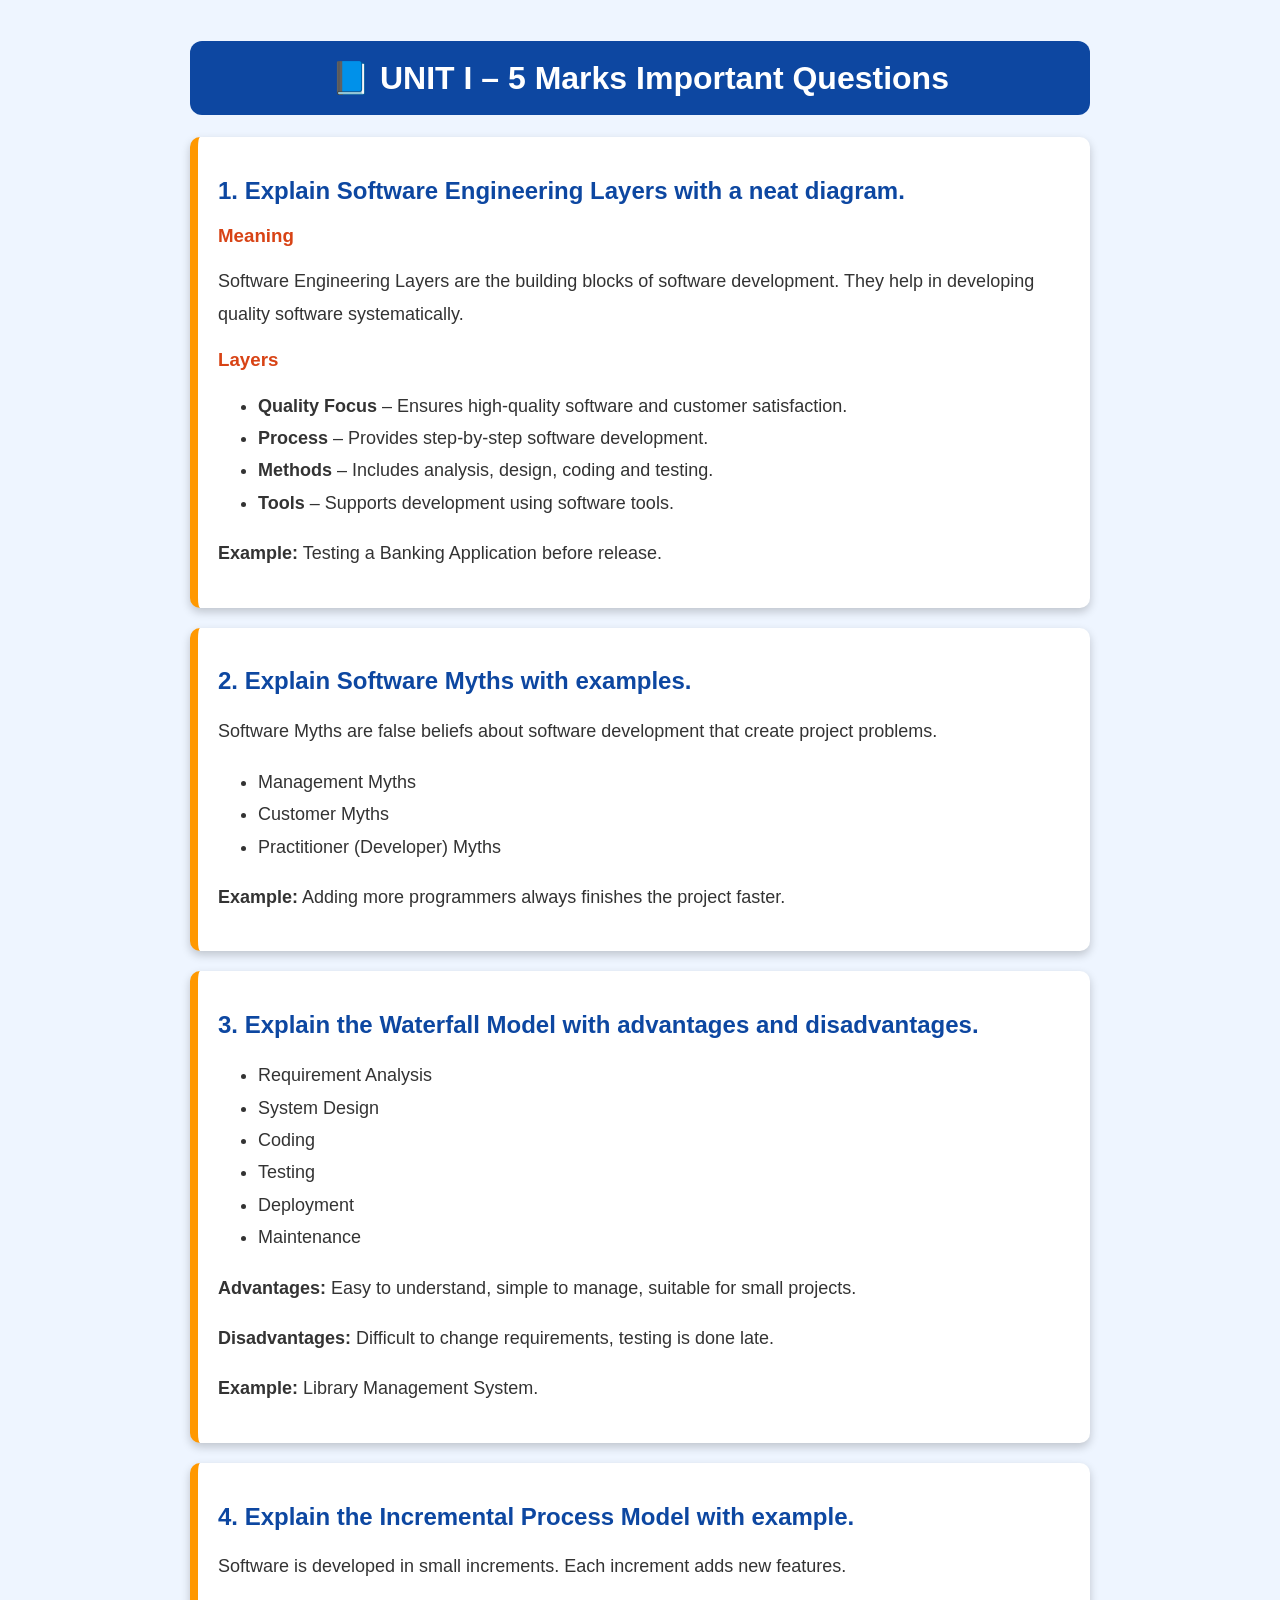
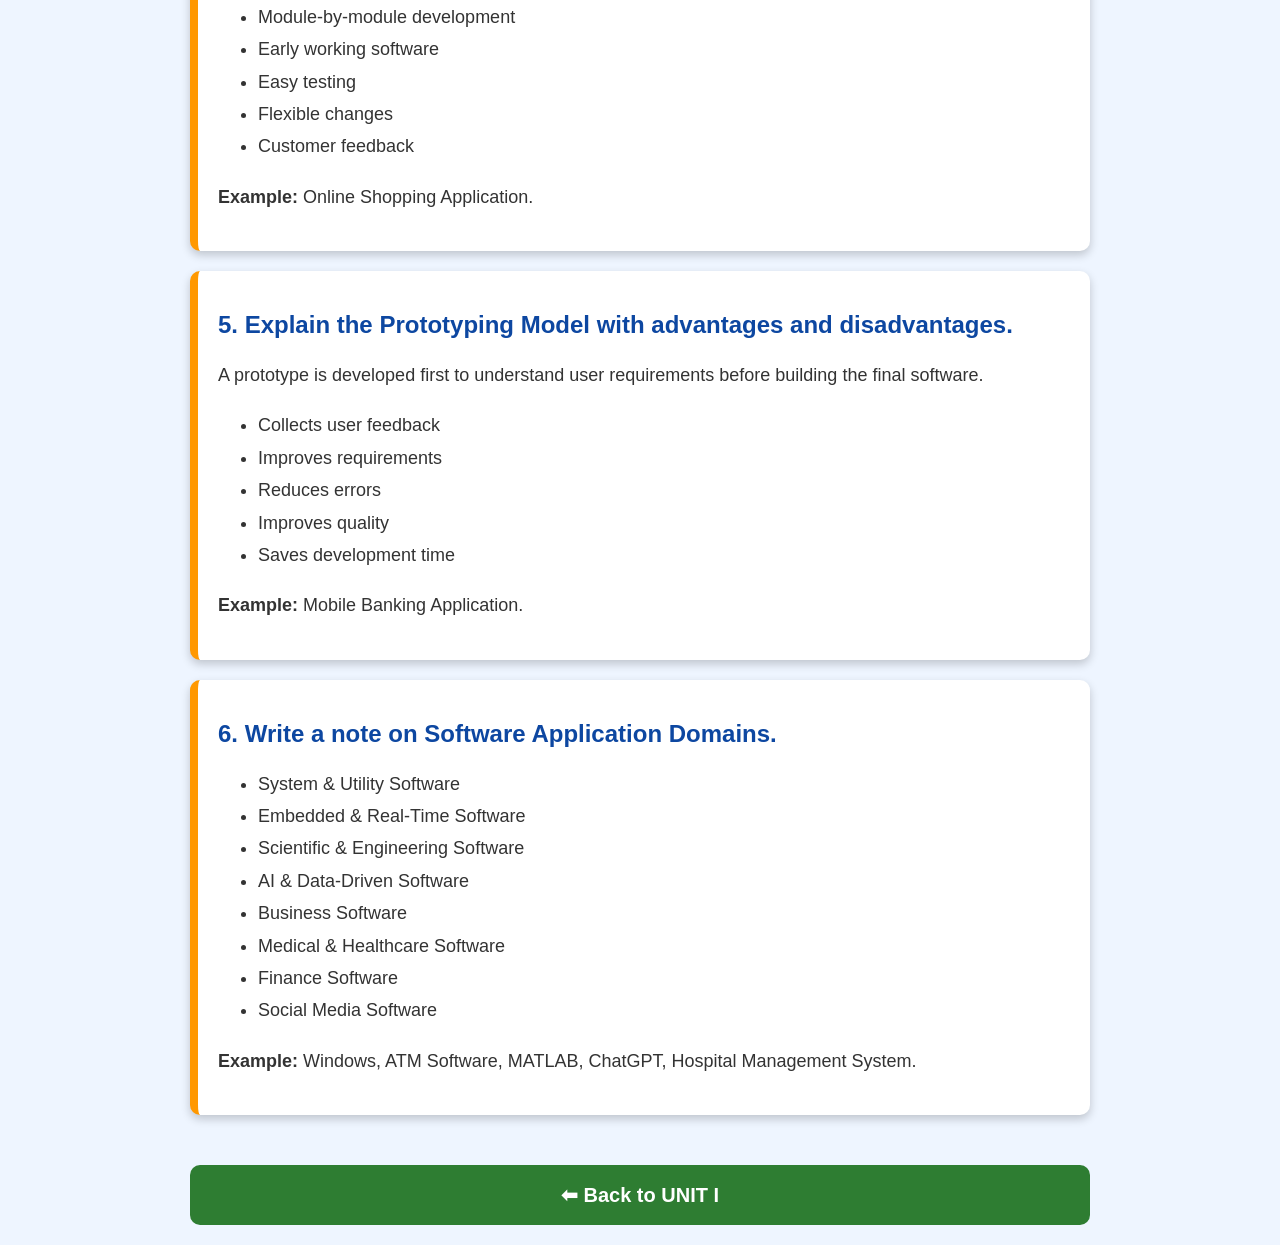
<file: chapter1-5marks.html>
<!DOCTYPE html>
<html lang="en">
<head>

<meta charset="UTF-8">
<meta name="viewport" content="width=device-width, initial-scale=1.0">

<title>UNIT I - 5 Marks Questions</title>

<style>

body{
font-family:Arial,sans-serif;
background:#eef5ff;
margin:0;
padding:20px;
}

.container{
max-width:900px;
margin:auto;
}

h1{
background:#0d47a1;
color:white;
text-align:center;
padding:18px;
border-radius:12px;
}

.question{
background:white;
padding:20px;
margin:20px 0;
border-left:8px solid #ff9800;
border-radius:10px;
box-shadow:0 4px 10px rgba(0,0,0,0.2);
}

h2{
color:#0d47a1;
}

h3{
color:#d84315;
}

p,li{
font-size:18px;
line-height:1.8;
color:#333;
}

button{
width:100%;
padding:18px;
font-size:20px;
font-weight:bold;
background:#2e7d32;
color:white;
border:none;
border-radius:10px;
cursor:pointer;
margin-top:30px;
}

button:hover{
background:#1b5e20;
}

</style>

</head>

<body>

<div class="container">

<h1>📘 UNIT I – 5 Marks Important Questions</h1>

<div class="question">

<h2>1. Explain Software Engineering Layers with a neat diagram.</h2>

<h3>Meaning</h3>

<p>
Software Engineering Layers are the building blocks of software development.
They help in developing quality software systematically.
</p>

<h3>Layers</h3>

<ul>

<li><b>Quality Focus</b> – Ensures high-quality software and customer satisfaction.</li>

<li><b>Process</b> – Provides step-by-step software development.</li>

<li><b>Methods</b> – Includes analysis, design, coding and testing.</li>

<li><b>Tools</b> – Supports development using software tools.</li>

</ul>

<p><b>Example:</b> Testing a Banking Application before release.</p>

</div>

<div class="question">

<h2>2. Explain Software Myths with examples.</h2>

<p>
Software Myths are false beliefs about software development that create project problems.
</p>

<ul>

<li>Management Myths</li>

<li>Customer Myths</li>

<li>Practitioner (Developer) Myths</li>

</ul>

<p><b>Example:</b> Adding more programmers always finishes the project faster.</p>

</div>

<div class="question">

<h2>3. Explain the Waterfall Model with advantages and disadvantages.</h2>

<ul>

<li>Requirement Analysis</li>

<li>System Design</li>

<li>Coding</li>

<li>Testing</li>

<li>Deployment</li>

<li>Maintenance</li>

</ul>

<p><b>Advantages:</b> Easy to understand, simple to manage, suitable for small projects.</p>

<p><b>Disadvantages:</b> Difficult to change requirements, testing is done late.</p>

<p><b>Example:</b> Library Management System.</p>

</div>

<div class="question">

<h2>4. Explain the Incremental Process Model with example.</h2>

<p>
Software is developed in small increments. Each increment adds new features.
</p>

<ul>

<li>Module-by-module development</li>

<li>Early working software</li>

<li>Easy testing</li>

<li>Flexible changes</li>

<li>Customer feedback</li>

</ul>

<p><b>Example:</b> Online Shopping Application.</p>

</div>

<div class="question">

<h2>5. Explain the Prototyping Model with advantages and disadvantages.</h2>

<p>
A prototype is developed first to understand user requirements before building the final software.
</p>

<ul>

<li>Collects user feedback</li>

<li>Improves requirements</li>

<li>Reduces errors</li>

<li>Improves quality</li>

<li>Saves development time</li>

</ul>

<p><b>Example:</b> Mobile Banking Application.</p>

</div>

<div class="question">

<h2>6. Write a note on Software Application Domains.</h2>

<ul>

<li>System & Utility Software</li>

<li>Embedded & Real-Time Software</li>

<li>Scientific & Engineering Software</li>

<li>AI & Data-Driven Software</li>

<li>Business Software</li>

<li>Medical & Healthcare Software</li>

<li>Finance Software</li>

<li>Social Media Software</li>

</ul>

<p><b>Example:</b> Windows, ATM Software, MATLAB, ChatGPT, Hospital Management System.</p>

</div>

<a href="chapter1.html">
<button>⬅ Back to UNIT I</button>
</a>

</div>

</body>
</html>
</file>
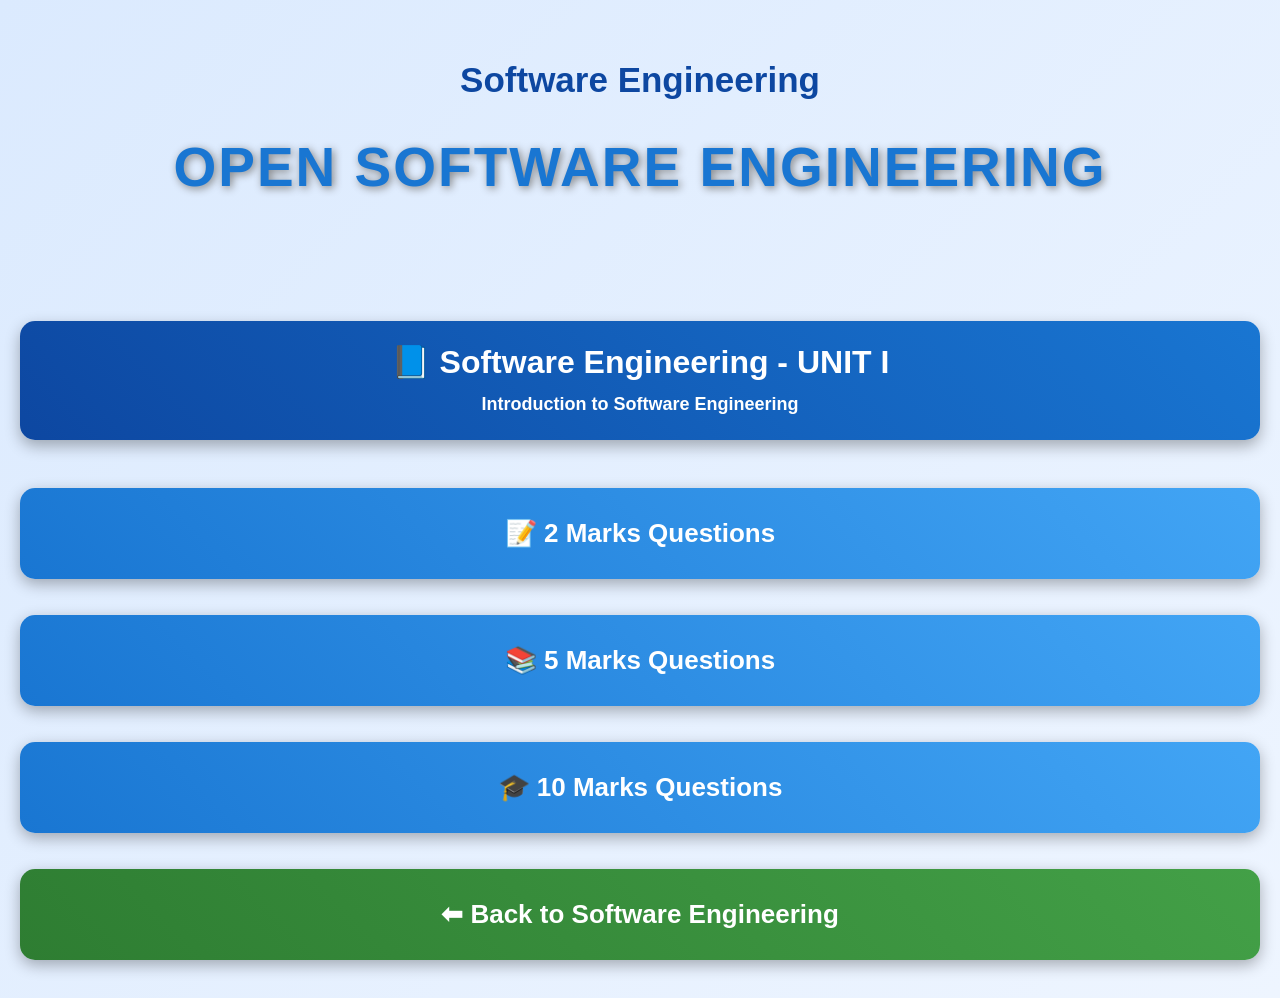
<file: chapter1.html>
<!DOCTYPE html>
<html>
<head>
<title>Software Engineering - Unit I</title>

<link rel="stylesheet" href="style.css">

<style>
body{
font-family:Arial,sans-serif;
background:linear-gradient(135deg,#dbeafe,#eef5ff);
margin:0;
padding:20px;
}

.software{
text-align:center;
padding:40px;
}

.software h2{
font-size:35px;
color:#0d47a1;
margin:0;
}

.software h1{
font-size:55px;
color:#1976d2;
background:none;
box-shadow:none;
padding:15px;
margin-top:20px;
text-shadow:2px 2px 8px gray;
}


.title{
text-align:center;
background:linear-gradient(45deg,#0d47a1,#1976d2);
color:white;
padding:22px;
border-radius:15px;
font-size:32px;
box-shadow:0 6px 15px rgba(0,0,0,0.3);
margin-bottom:30px;
}


button{
width:100%;
padding:30px;
margin:18px 0;
background:linear-gradient(45deg,#1976d2,#42a5f5);
color:white;
font-size:26px;
font-weight:bold;
border:none;
border-radius:15px;
cursor:pointer;
box-shadow:0 5px 15px rgba(0,0,0,0.3);
transition:0.3s;
}


button:hover{
background:linear-gradient(45deg,#1565c0,#0d47a1);
transform:scale(1.03);
}


.back{
background:linear-gradient(45deg,#2e7d32,#43a047);
}

</style>

</head>


<body>


<section class="software">

<h2>Software Engineering</h2>

<h1>Open Software Engineering</h1>

</section>



<h1 class="title">
📘 Software Engineering - UNIT I
<br>
<span style="font-size:18px;">
Introduction to Software Engineering
</span>
</h1>



<a href="chapter1-2marks.html">
<button>
📝 2 Marks Questions
</button>
</a>



<a href="chapter1-5marks.html">
<button>
📚 5 Marks Questions
</button>
</a>



<a href="chapter1-10marks.html">
<button>
🎓 10 Marks Questions
</button>
</a>



<a href="software-engineering.html">
<button class="back">
⬅ Back to Software Engineering
</button>
</a>


</body>
</html>
</file>
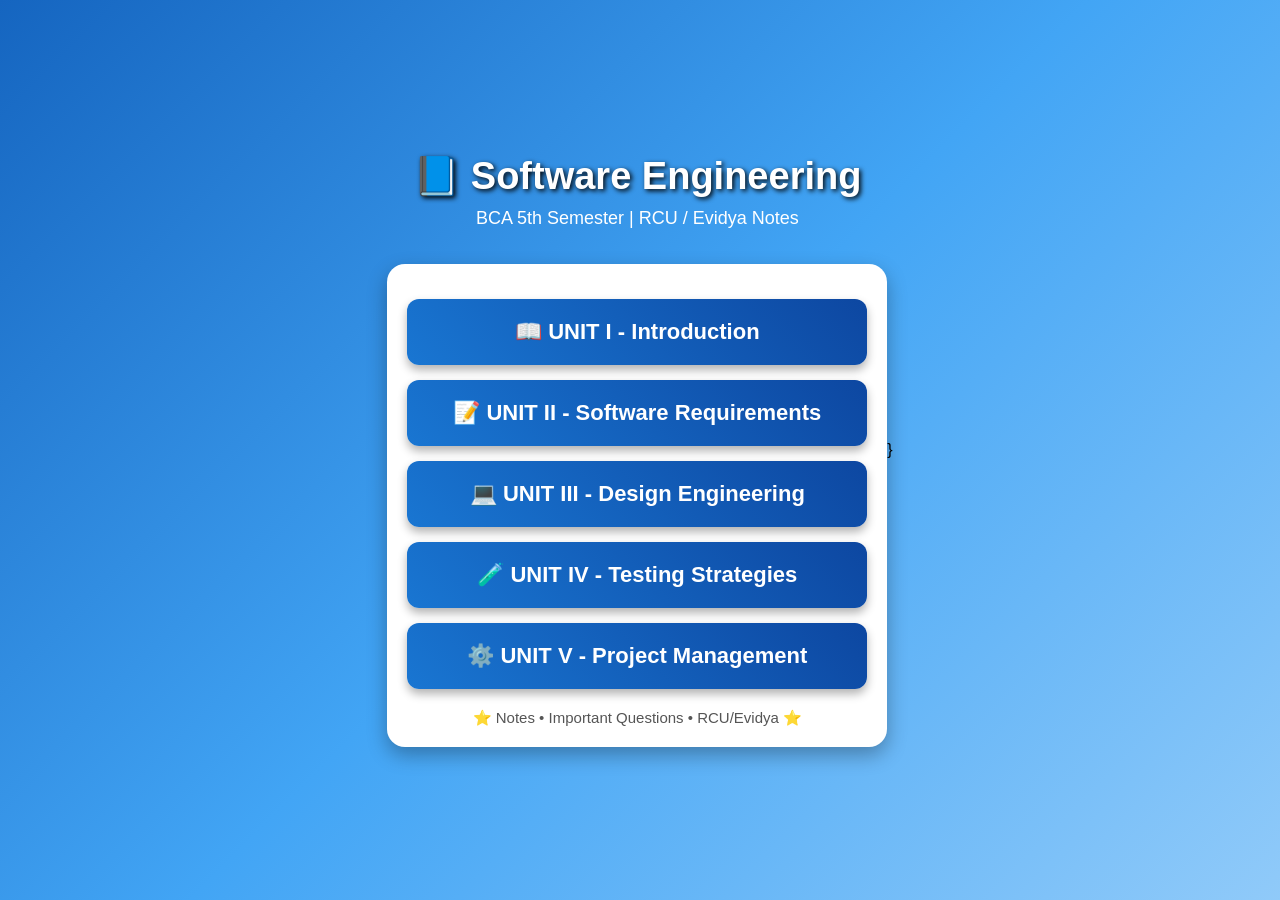
<file: software_eng.html>
<!DOCTYPE html>
<html lang="en">
<head>

<meta charset="UTF-8">
<meta name="viewport" content="width=device-width, initial-scale=1.0">

<title>Software Engineering</title>

<style>

*{
margin:0;
padding:0;
box-sizing:border-box;
font-family:Arial,sans-serif;
}

body{
background:linear-gradient(135deg,#1565c0,#42a5f5,#90caf9);
min-height:100vh;
display:flex;
justify-content:center;
align-items:center;
}

.container{
width:90%;
max-width:500px;
text-align:center;
}

h1{
color:white;
font-size:38px;
margin-bottom:10px;
text-shadow:2px 2px 5px black;
}

p{
color:white;
font-size:18px;
margin-bottom:35px;
}

.card{
background:white;
padding:20px;
border-radius:18px;
box-shadow:0 8px 20px rgba(0,0,0,0.3);
}

.btn{
display:block;
width:100%;
padding:20px;
margin:15px 0;
background:linear-gradient(45deg,#1976d2,#0d47a1);
color:white;
text-decoration:none;
font-size:22px;
font-weight:bold;
border-radius:12px;
transition:0.3s;
box-shadow:0 5px 10px rgba(0,0,0,.3);
}

.btn:hover{
transform:scale(1.05);
background:linear-gradient(45deg,#0d47a1,#1976d2);
}

.footer{
margin-top:20px;
color:#555;
font-size:15px;
}

</style>

</head>

<body>

<div class="container">

<h1>📘 Software Engineering</h1>

<p>BCA 5th Semester | RCU / Evidya Notes</p>

<div class="card">

<a href="chapter1.html" class="btn">📖 UNIT I - Introduction</a>

<a href="chapter2.html" class="btn">📝 UNIT II - Software Requirements</a>

<a href="chapter3.html" class="btn">💻 UNIT III - Design Engineering</a>

<a href="chapter4.html" class="btn">🧪 UNIT IV - Testing Strategies</a>

<a href="chapter5.html" class="btn">⚙️ UNIT V - Project Management</a>

<div class="footer">
⭐ Notes • Important Questions • RCU/Evidya ⭐
</div>

</div>

</div>

</body>
</html>

}
</file>
<file: style.css>
.software {
    text-align: center;
    padding: 40px;
}

.software img {
    width: 300px;
    border-radius: 20px;
    box-shadow: 0 5px 15px gray;
}

.software h1 {
    font-size: 45px;
    color: #0066ff;
    margin-top: 25px;
    font-weight: bold;
    text-transform: uppercase;
    letter-spacing: 2px;
}

.software p {
    font-size: 18px;
    color: #555;
}

.software button {
    background: #0066ff;
    color: white;
    border: none;
    padding: 12px 30px;
    border-radius: 25px;
    font-size: 18px;
    cursor: pointer;
}

.software button:hover {
    background: #003399;
}
</file>
